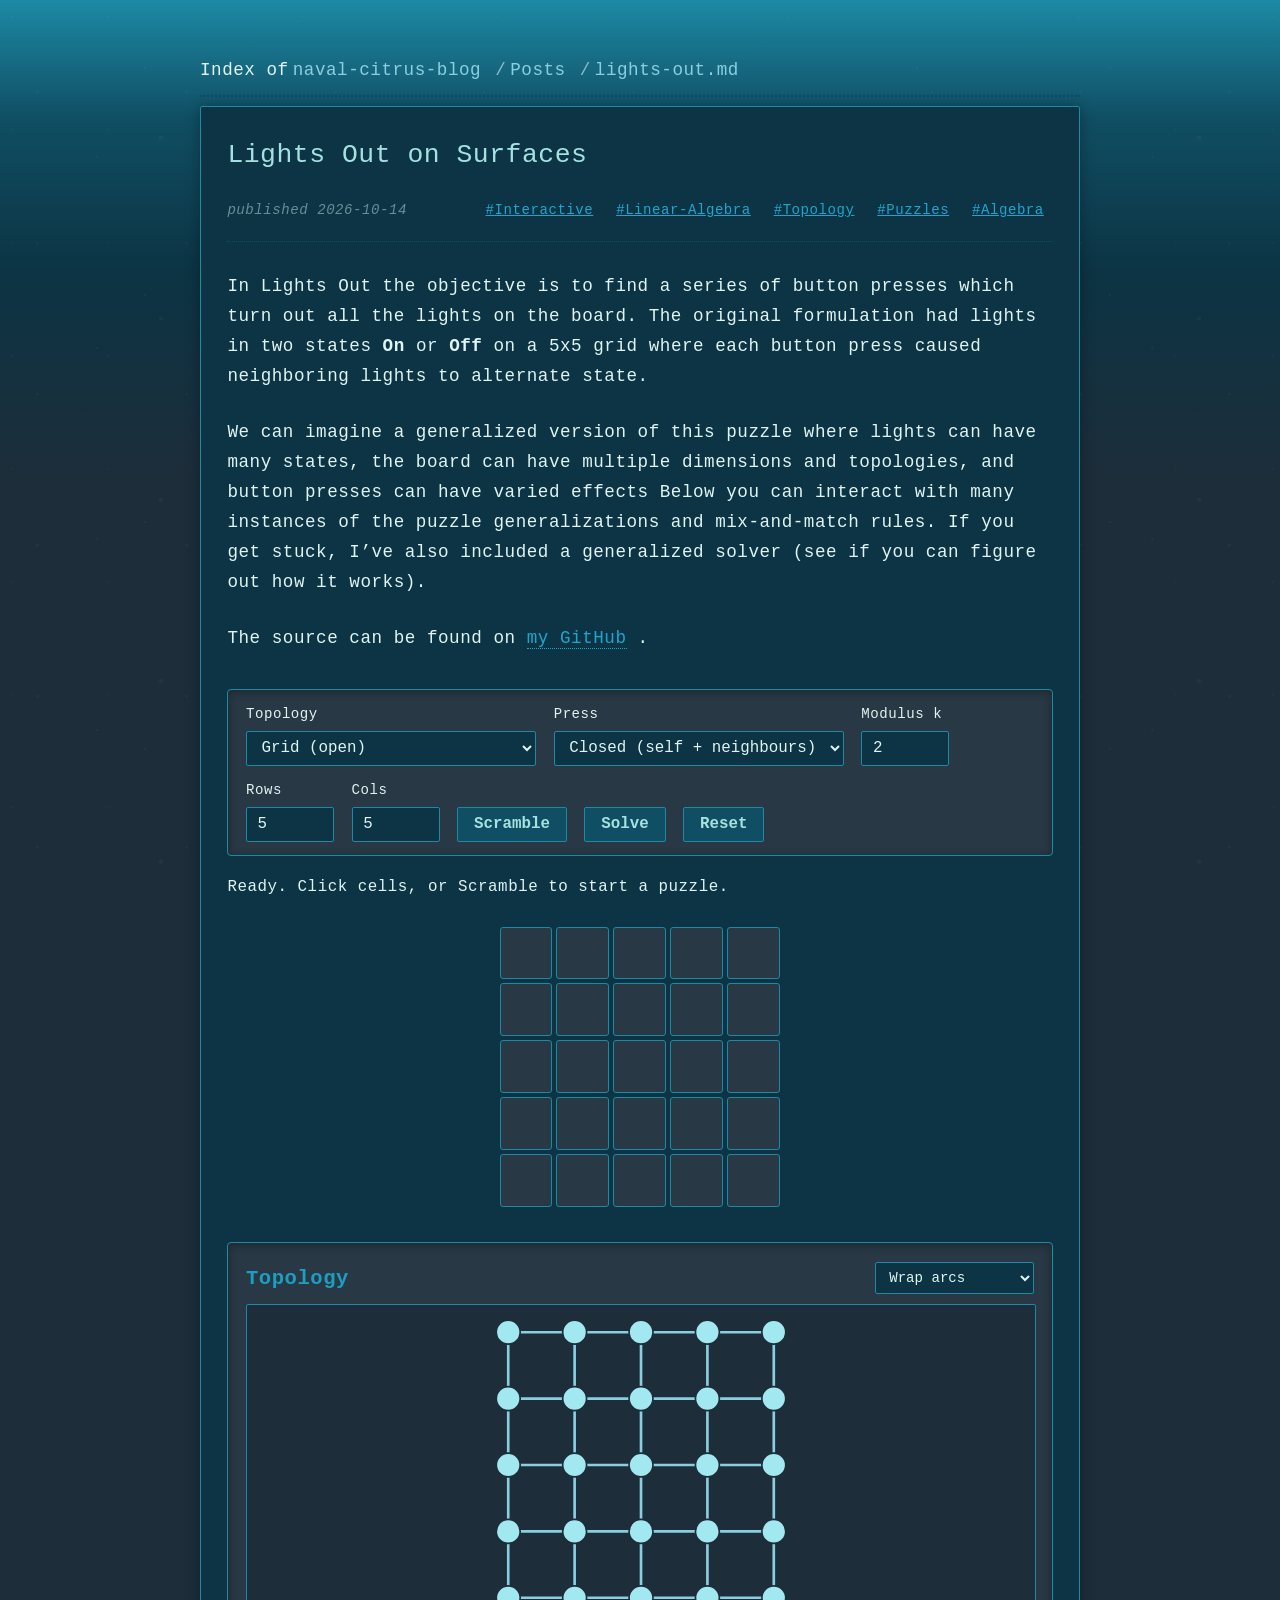
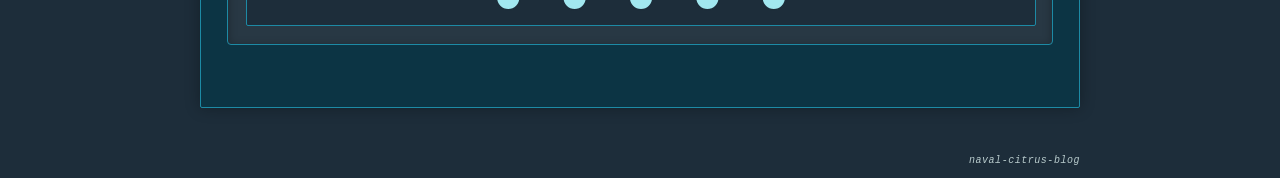
<file: posts/lights-out/index.html>
<!doctype html><html lang=en-us><head><meta charset=utf-8><meta http-equiv=content-language content="en-us"><meta name=viewport content="width=device-width,initial-scale=1"><link rel=icon type=image/png href=/favicon.png><title>Lights Out on Surfaces | naval-citrus-blog</title><meta name=title content="Lights Out on Surfaces"><meta name=description content="An interactive Lights Out puzzle with multiple modulus, press patterns, and topologies"><meta name=referrer content="no-referrer"><meta http-equiv=Content-Security-Policy content="default-src 'self'; img-src 'self' data:; style-src 'self' 'unsafe-inline'; script-src 'self' 'wasm-unsafe-eval'; font-src 'self'; connect-src 'self'; frame-ancestors 'none'; base-uri 'self'; form-action 'self'"><link type=text/css rel=stylesheet href=/css/blog-bundle.feff457055d639fb0226c3e2a3c24eec33a0cae8b16de8409417d91cefe615cf.css integrity="sha256-/v9FcFXWOfsCJsPio8JO7DOgyuixbehAlBfZHO/mFc8="></head><body><header><nav><span class=breadcrumbs-label>Index of</span><ol class=breadcrumbs><li><a href=/ rel=noreferrer>naval-citrus-blog</a></li><li><a href=/posts/ rel=noreferrer>Posts</a></li><li><a href=/posts/lights-out/ rel=noreferrer>lights-out.md</a></li></ol></nav></header><hr><main><article><header><h1 class=post-title>Lights Out on Surfaces</h1><div class=post-meta><time class=published-on datetime=2026-10-14 pubdate>published 2026-10-14</time><ul class=post-tags><li><a href=/tags/interactive/ rel=noreferrer>#Interactive</a></li><li><a href=/tags/linear-algebra/ rel=noreferrer>#Linear-Algebra</a></li><li><a href=/tags/topology/ rel=noreferrer>#Topology</a></li><li><a href=/tags/puzzles/ rel=noreferrer>#Puzzles</a></li><li><a href=/tags/algebra/ rel=noreferrer>#Algebra</a></li></ul></div></header><p>In Lights Out the objective is to find a series of button presses which turn out all the lights on the board. The original formulation had lights in two states <strong>On</strong> or <strong>Off</strong> on a 5x5 grid where each button press caused neighboring lights to alternate state.</p><p>We can imagine a generalized version of this puzzle where lights can have many states, the board can have multiple dimensions and topologies, and button presses can have varied effects Below you can interact with many instances of the puzzle generalizations and mix-and-match rules. If you get stuck, I&rsquo;ve also included a generalized solver (see if you can figure out how it works).</p><p>The source can be found on <a href=https://github.com/navalcitrus/lights-out rel="noreferrer noopener" target=_blank class=external>my GitHub</a>
.</p><div class=lights-out>Loading Lights Out...</div><script type=module src=/js/lights-out/index.js></script></article></main><footer><span class=float-right><em>naval-citrus-blog</em></span></footer></body></html>
</file>
